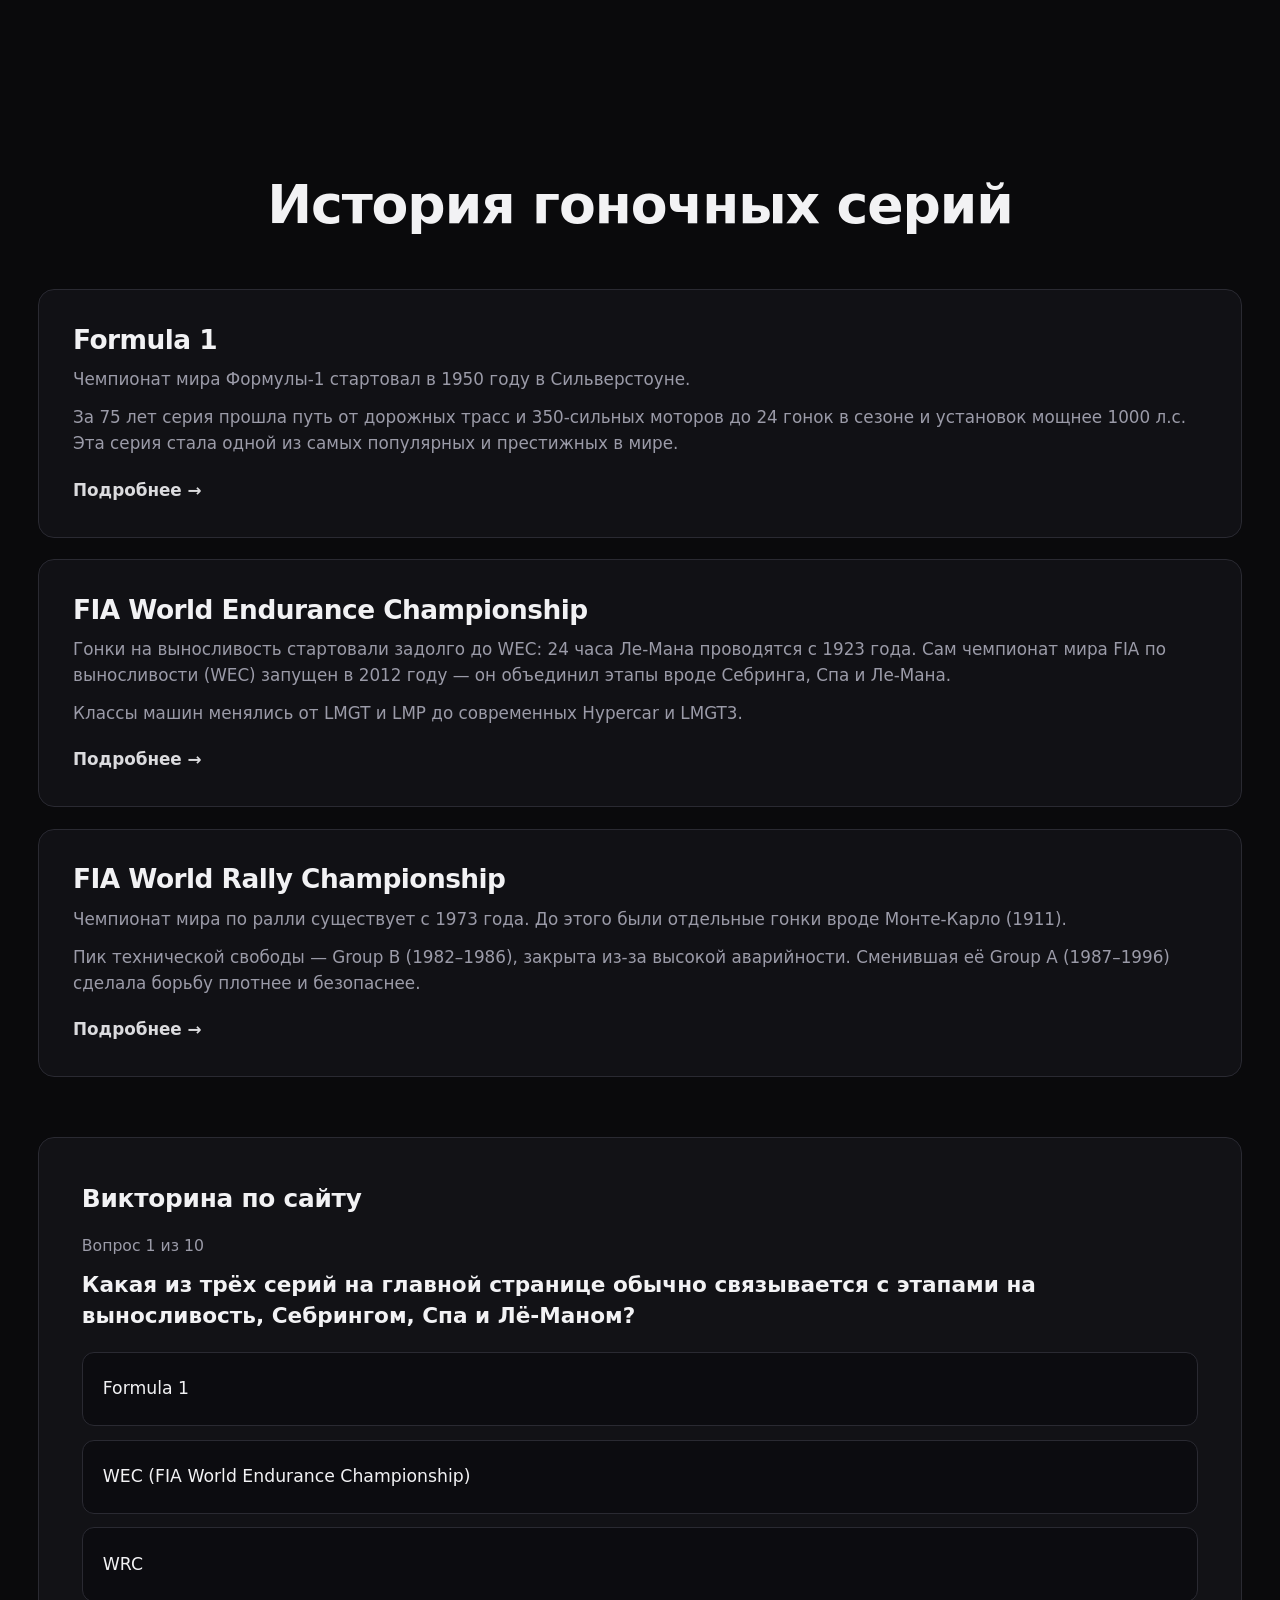
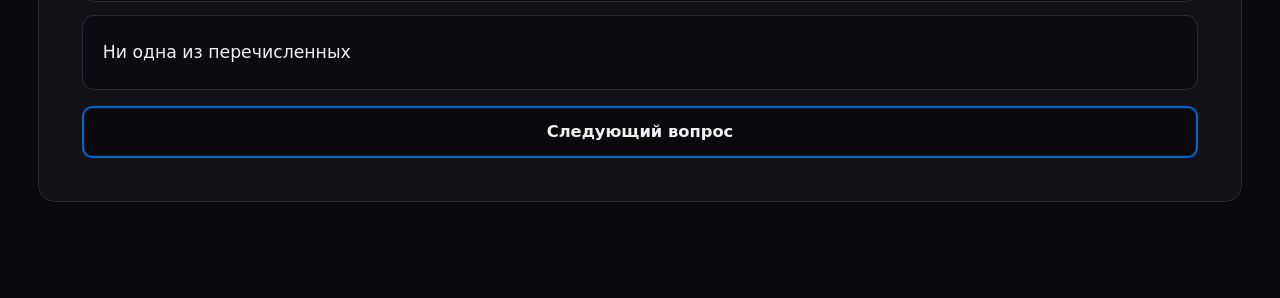
<file: index.html>
<!DOCTYPE html>
<html lang="ru">
  <head>
    <meta charset="utf-8" />
    <meta name="viewport" content="width=device-width, initial-scale=1" />
    <title>История гоночных серий</title>
    <link rel="stylesheet" href="css/styles.css" />
  </head>
  <body>
    <div class="home-hero">
      <div class="home-video-layer" data-video-cycle aria-hidden="true">
        <video muted loop playsinline preload="metadata" class="is-active" data-video-series="f1">
          <source
            src="https://upload.wikimedia.org/wikipedia/commons/1/1e/2021_Russian_Grand_Prix_-_start_for_warm-up.webm"
            type="video/webm"
          />
        </video>
        <video muted loop playsinline preload="metadata" data-video-series="f1">
          <source
            src="https://upload.wikimedia.org/wikipedia/commons/b/ba/Red_Bull_Racing_Pit_Stop_Practice.webm"
            type="video/webm"
          />
        </video>
        <video muted loop playsinline preload="metadata" data-video-series="wec">
          <source
            src="https://upload.wikimedia.org/wikipedia/commons/7/7f/Ken_Miles_Le_Mans_1966.webm"
            type="video/webm"
          />
        </video>
        <video muted loop playsinline preload="metadata" data-video-series="wrc">
          <source
            src="https://upload.wikimedia.org/wikipedia/commons/8/82/WRC_Croatia_2022_-_day_1.webm"
            type="video/webm"
          />
        </video>
      </div>

      <main class="home-content">
        <h1>История гоночных серий</h1>

        <nav class="series-cards" aria-label="Выбор чемпионата">
          <a class="series-card f1" href="f1.html" data-bg-series="f1">
            <h2>Formula 1</h2>
            <div class="series-card-body">
              <p>Чемпионат мира Формулы-1 стартовал в 1950 году в Сильверстоуне.</p>
              <p>
                За 75 лет серия прошла путь от дорожных трасс и 350-сильных моторов до 24 гонок в
                сезоне и установок мощнее 1000 л.с. Эта серия стала одной из самых популярных и
                престижных в мире.
              </p>
            </div>
            <span class="go">Подробнее →</span>
          </a>
          <a class="series-card wec" href="wec.html" data-bg-series="wec">
            <h2>FIA World Endurance Championship</h2>
            <div class="series-card-body">
              <p>
                Гонки на выносливость стартовали задолго до WEC: 24 часа Ле-Мана проводятся с 1923
                года. Сам чемпионат мира FIA по выносливости (WEC) запущен в 2012 году — он
                объединил этапы вроде Себринга, Спа и Ле-Мана.
              </p>
              <p>
                Классы машин менялись от LMGT и LMP до современных Hypercar и LMGT3.
              </p>
            </div>
            <span class="go">Подробнее →</span>
          </a>
          <a class="series-card wrc" href="wrc.html" data-bg-series="wrc">
            <h2>FIA World Rally Championship</h2>
            <div class="series-card-body">
              <p>
                Чемпионат мира по ралли существует с 1973 года. До этого были отдельные гонки вроде
                Монте-Карло (1911).
              </p>
              <p>
                Пик технической свободы — Group B (1982–1986), закрыта из-за высокой аварийности.
                Сменившая её Group A (1987–1996) сделала борьбу плотнее и безопаснее.
              </p>
            </div>
            <span class="go">Подробнее →</span>
          </a>
        </nav>

        <section class="home-quiz" aria-labelledby="home-quiz-title" data-home-quiz>
          <h2 id="home-quiz-title">Викторина по сайту</h2>
          <p class="quiz-progress" data-quiz-progress aria-live="polite"></p>
          <p class="quiz-question" id="home-quiz-q" data-quiz-question></p>
          <div class="quiz-options" data-quiz-options role="group" aria-labelledby="home-quiz-q"></div>
          <div class="quiz-actions" data-quiz-actions>
            <button type="button" class="quiz-next" data-quiz-next hidden>Следующий вопрос</button>
          </div>
        </section>
      </main>
    </div>

    <script src="js/home-videos.js"></script>
    <script src="js/home-quiz.js"></script>
  </body>
</html>
</file>
<file: css/styles.css>
:root {
  --bg: #0a0a0c;
  --surface: #141419;
  --border: #2a2a32;
  --text: #f2f2f4;
  --muted: #9b9ba8;
  --accent: #e10600;
  --accent-dim: #a00800;
  --wec-gold: #c9a227;
  --wrc-blue: #0066cc;
  --radius: 16px;
  --font: system-ui, -apple-system, "Segoe UI", Roboto, sans-serif;
}

*,
*::before,
*::after {
  box-sizing: border-box;
}

html {
  scroll-behavior: smooth;
}

body {
  margin: 0;
  min-height: 100vh;
  font-family: var(--font);
  background: var(--bg);
  color: var(--text);
  line-height: 1.5;
}

a {
  color: inherit;
  text-decoration: none;
}

.home-hero {
  position: relative;
  min-height: 100vh;
  display: flex;
  flex-direction: column;
  align-items: center;
  justify-content: flex-start;
  overflow: hidden;
  padding-top: clamp(3.25rem, 14vh, 7.5rem);
  padding-bottom: clamp(3rem, 8vw, 5rem);
}

.home-video-layer {
  position: absolute;
  inset: 0;
  z-index: 0;
}

.home-video-layer video {
  position: absolute;
  inset: 0;
  width: 100%;
  height: 100%;
  object-fit: cover;
  opacity: 0;
  transition: opacity 1.2s ease;
  pointer-events: none;
}

.home-video-layer video.is-active {
  opacity: 1;
}

.home-hero::after {
  content: "";
  position: absolute;
  inset: 0;
  z-index: 1;
  background: linear-gradient(
    180deg,
    rgba(10, 10, 12, 0.55) 0%,
    rgba(10, 10, 12, 0.85) 55%,
    var(--bg) 100%
  );
  pointer-events: none;
}

.home-content {
  position: relative;
  z-index: 2;
  width: min(1320px, 94vw);
  padding: 0 0 1rem;
  margin-top: clamp(0.75rem, 5vh, 3rem);
  text-align: center;
}

.home-content h1 {
  margin: 0 0 clamp(1.75rem, 4.5vw, 2.75rem);
  font-size: clamp(2.25rem, 5.5vw, 3.35rem);
  font-weight: 700;
  letter-spacing: -0.02em;
}

.series-cards {
  display: grid;
  grid-template-columns: 1fr;
  gap: clamp(1rem, 2.2vw, 1.35rem);
  margin-top: clamp(0.5rem, 2vh, 1.25rem);
}

.series-card {
  display: flex;
  flex-direction: column;
  align-items: stretch;
  text-align: left;
  min-height: 0;
  padding: clamp(1.5rem, 3vw, 2.1rem);
  background: rgba(20, 20, 25, 0.78);
  border: 1px solid var(--border);
  border-radius: var(--radius);
  backdrop-filter: blur(12px);
  transition: transform 0.2s ease, border-color 0.2s ease, box-shadow 0.2s ease;
}

.series-card:hover {
  transform: translateY(5px) scale(1.005);
  border-color: var(--muted);
  box-shadow: 0 22px 48px rgba(0, 0, 0, 0.55);
}

.series-card.f1:hover {
  border-color: var(--accent);
}

.series-card.wec:hover {
  border-color: var(--wec-gold);
}

.series-card.wrc:hover {
  border-color: var(--wrc-blue);
}

.series-card h2 {
  margin: 0 0 0.65rem;
  font-size: clamp(1.2rem, 2.2vw, 1.65rem);
  font-weight: 700;
  line-height: 1.2;
  letter-spacing: -0.02em;
}

.series-card-body {
  flex-grow: 1;
  display: flex;
  flex-direction: column;
  gap: 0.75rem;
}

.series-card-body p {
  margin: 0;
  color: var(--muted);
  font-size: clamp(0.92rem, 1.65vw, 1.05rem);
  line-height: 1.55;
}

.series-card .go {
  margin-top: 1.35rem;
  font-size: clamp(0.95rem, 1.8vw, 1.05rem);
  font-weight: 600;
  color: var(--text);
  opacity: 0.9;
}

.home-quiz {
  margin-top: clamp(2.5rem, 6vw, 3.75rem);
  padding: clamp(1.85rem, 4vw, 2.65rem);
  border-radius: var(--radius);
  background: rgba(20, 20, 25, 0.88);
  border: 1px solid var(--border);
  backdrop-filter: blur(14px);
  text-align: left;
}

.home-quiz h2 {
  margin: 0 0 0.35rem;
  font-size: clamp(1.25rem, 2.8vw, 1.55rem);
  font-weight: 700;
  letter-spacing: -0.01em;
}

.home-quiz .quiz-lead {
  margin: 0 0 clamp(1rem, 2.5vw, 1.25rem);
  color: var(--muted);
  font-size: clamp(0.92rem, 1.75vw, 1rem);
}

.quiz-progress {
  margin: clamp(0.65rem, 1.5vw, 1rem) 0 0.75rem;
  font-size: clamp(0.88rem, 1.6vw, 0.98rem);
  color: var(--muted);
  font-weight: 500;
}

.quiz-actions {
  margin-top: 1rem;
  display: flex;
  flex-direction: column;
  gap: 0.75rem;
}

.quiz-actions .quiz-next {
  width: 100%;
}

.quiz-next {
  display: inline-flex;
  align-items: center;
  justify-content: center;
  padding: 0.75rem 1.35rem;
  font: inherit;
  font-size: clamp(0.95rem, 1.8vw, 1.02rem);
  font-weight: 600;
  cursor: pointer;
  color: var(--text);
  background: #0a0a0c;
  border: 2px solid var(--wrc-blue);
  border-radius: calc(var(--radius) - 6px);
  box-shadow: inset 0 0 0 1px rgba(0, 102, 204, 0.12);
  transition: background 0.2s, border-color 0.2s, color 0.2s, transform 0.15s;
}

.quiz-next:hover:not(:disabled) {
  background: #12121a;
  border-color: #3388ee;
  transform: translateY(2px);
}

.quiz-next:focus-visible {
  outline: 2px solid var(--wrc-blue);
  outline-offset: 3px;
}

.quiz-question {
  margin: 0 0 1.25rem;
  font-size: clamp(1.08rem, 2.25vw, 1.35rem);
  font-weight: 600;
  line-height: 1.45;
}

.quiz-options {
  display: grid;
  gap: clamp(0.65rem, 1.5vw, 0.85rem);
  grid-template-columns: 1fr;
}

.quiz-option {
  display: block;
  width: 100%;
  padding: clamp(1.1rem, 3vw, 1.45rem) 1.25rem;
  font: inherit;
  font-size: clamp(1rem, 2vw, 1.08rem);
  text-align: left;
  cursor: pointer;
  color: var(--text);
  background: rgba(10, 10, 14, 0.65);
  border: 1px solid var(--border);
  border-radius: calc(var(--radius) - 4px);
  transition: border-color 0.2s, background 0.2s, transform 0.15s;
}

.quiz-option:hover:not(:disabled) {
  border-color: var(--muted);
  background: rgba(18, 18, 26, 0.9);
  transform: translateY(2px);
}

.quiz-option:focus-visible {
  outline: 2px solid var(--accent);
  outline-offset: 3px;
}

.quiz-option:disabled:not(.is-correct):not(.is-wrong),
.quiz-option.is-locked {
  cursor: default;
}

.quiz-option.is-wrong {
  border-color: #8b3d3d;
  background: rgba(80, 28, 28, 0.35);
  color: #e8bdbd;
}

.quiz-option.is-correct {
  border-color: #2f8f5b;
  background: rgba(28, 64, 48, 0.45);
  color: #c8efd9;
}

.quiz-option.is-locked:not(.is-correct):not(.is-wrong) {
  opacity: 0.42;
}

.quiz-option.is-locked.is-wrong {
  opacity: 0.88;
}

.page-header {
  position: sticky;
  top: 0;
  z-index: 50;
  background: rgba(10, 10, 12, 0.92);
  border-bottom: 1px solid var(--border);
  backdrop-filter: blur(10px);
}

.page-header-inner {
  max-width: 960px;
  margin: 0 auto;
  padding: 0.85rem 1.25rem;
  display: flex;
  align-items: center;
  justify-content: space-between;
  gap: 1rem;
}

.brand {
  font-weight: 600;
  font-size: 0.95rem;
  letter-spacing: 0.02em;
}

.back-link {
  font-size: 0.875rem;
  color: var(--muted);
}

.back-link:hover {
  color: var(--text);
}

.series-hero-video {
  position: relative;
  width: 100%;
  min-height: min(48vh, 420px);
  max-height: min(48vh, 420px);
  background: #000;
  overflow: hidden;
}

.series-hero-video > video {
  width: 100%;
  height: min(48vh, 420px);
  object-fit: cover;
  display: block;
}

.series-hero-video [data-video-cycle] {
  position: absolute;
  inset: 0;
}

.series-hero-video [data-video-cycle] video {
  position: absolute;
  inset: 0;
  width: 100%;
  height: 100%;
  object-fit: cover;
  opacity: 0;
  transition: opacity 1.2s ease;
  pointer-events: none;
}

.series-hero-video [data-video-cycle] video.is-active {
  opacity: 1;
}

.series-hero-video::after {
  content: "";
  position: absolute;
  inset: 0;
  pointer-events: none;
  background: linear-gradient(180deg, transparent 60%, var(--bg) 100%);
}

.series-intro {
  max-width: 720px;
  margin: -2rem auto 0;
  position: relative;
  z-index: 2;
  padding: 0 1.25rem 2rem;
}

.series-intro h1 {
  margin: 0 0 0.75rem;
  font-size: clamp(1.75rem, 4vw, 2.35rem);
}

.series-intro p {
  margin: 0;
  color: var(--muted);
}

.series-body {
  max-width: 960px;
  margin: 0 auto;
  padding: 1rem 1.25rem 4rem;
}

.section-label {
  font-size: 0.75rem;
  text-transform: uppercase;
  letter-spacing: 0.12em;
  color: var(--muted);
  margin-bottom: 1rem;
}

.timeline-wrap {
  margin-top: 0.5rem;
}

.timeline-rail {
  overflow-x: auto;
  -webkit-overflow-scrolling: touch;
}

.timeline-track {
  position: relative;
  width: max-content;
  min-width: 100%;
  padding: 1.25rem 0 2rem;
  box-sizing: border-box;
}

.timeline-line {
  position: absolute;
  left: 2rem;
  right: 2rem;
  top: 50%;
  height: 2px;
  background: var(--border);
  transform: translateY(-50%);
  pointer-events: none;
}

.timeline-dots {
  position: relative;
  display: flex;
  align-items: center;
  gap: clamp(2rem, 8vw, 4rem);
  padding: 0 2rem;
  min-width: min-content;
}

.timeline-dot {
  position: relative;
  z-index: 1;
  flex-shrink: 0;
  width: auto;
  min-width: 44px;
  height: 44px;
  padding: 0 0.45rem;
  border-radius: 999px;
  border: 2px solid var(--border);
  background: var(--surface);
  color: var(--muted);
  font-size: 0.65rem;
  font-weight: 600;
  cursor: pointer;
  transition: border-color 0.2s, color 0.2s, transform 0.2s, box-shadow 0.2s;
}

.timeline-dot:hover {
  border-color: var(--text);
  color: var(--text);
  transform: scale(1.06);
}

.timeline-dot[aria-current="true"] {
  border-color: var(--accent);
  color: var(--text);
  box-shadow: 0 0 0 4px rgba(225, 6, 0, 0.2);
}

.page-f1 .timeline-dot[aria-current="true"] {
  border-color: var(--accent);
  box-shadow: 0 0 0 4px rgba(225, 6, 0, 0.2);
}

.page-wec .timeline-dot[aria-current="true"] {
  border-color: var(--wec-gold);
  box-shadow: 0 0 0 4px rgba(201, 162, 39, 0.25);
}

.page-wrc .timeline-dot[aria-current="true"] {
  border-color: var(--wrc-blue);
  box-shadow: 0 0 0 4px rgba(0, 102, 204, 0.25);
}

.page-f1 .wrc-carousel-btn:hover {
  border-color: var(--accent);
  color: var(--accent);
}

.page-f1 .wrc-carousel-btn:focus-visible {
  outline-color: var(--accent);
}

.wrc-teams {
  border-top: 1px solid var(--border);
  padding: 0 0 3.5rem;
}

.wrc-teams-inner {
  max-width: 960px;
  margin: 0 auto;
  padding: 2.25rem 1.25rem 0;
}

.wrc-teams h2 {
  margin: 0 0 1.25rem;
  font-size: clamp(1.35rem, 3vw, 1.65rem);
}

.wrc-carousel {
  display: flex;
  align-items: stretch;
  gap: 0.75rem;
}

.wrc-carousel-btn {
  flex: 0 0 auto;
  align-self: center;
  width: 44px;
  height: 44px;
  border-radius: var(--radius);
  border: 1px solid var(--border);
  background: var(--surface);
  color: var(--text);
  font-size: 1.1rem;
  line-height: 1;
  cursor: pointer;
  transition: border-color 0.2s, background 0.2s, color 0.2s;
}

.wrc-carousel-btn:hover {
  border-color: var(--wrc-blue);
  color: var(--wrc-blue);
}

.wrc-carousel-btn:focus-visible {
  outline: 2px solid var(--wrc-blue);
  outline-offset: 2px;
}

.wrc-carousel-viewport {
  flex: 1 1 auto;
  min-width: 0;
  overflow: hidden;
  border-radius: var(--radius);
  border: 1px solid var(--border);
  background: var(--surface);
}

.wrc-carousel-track {
  display: flex;
  transition: transform 0.35s ease;
}

.wrc-team-slide {
  flex: 0 0 100%;
  width: 100%;
  box-sizing: border-box;
  padding: 1.35rem 1.25rem 1.5rem;
  display: flex;
  flex-direction: column;
  gap: 1rem;
}

.wrc-team-head {
  display: flex;
  flex-wrap: wrap;
  align-items: center;
  gap: 0.85rem 1.25rem;
}

.wrc-team-logo {
  height: 3rem;
  width: auto;
  max-width: min(200px, 55vw);
  object-fit: contain;
  object-position: left center;
}

.wrc-team-name {
  margin: 0;
  font-size: 1.15rem;
  flex: 1 1 12rem;
  min-width: 0;
}

.wrc-team-about p {
  margin: 0 0 0.55rem;
  font-size: 0.92rem;
  line-height: 1.5;
  color: var(--muted);
}

.wrc-team-about p:last-child {
  margin-bottom: 0;
}

.wrc-team-block {
  margin: 0;
}

.wrc-team-label {
  margin: 0 0 0.35rem;
  font-size: 0.72rem;
  font-weight: 600;
  text-transform: uppercase;
  letter-spacing: 0.1em;
  color: var(--muted);
}

.wrc-team-pilots {
  margin: 0;
  font-size: 0.95rem;
  line-height: 1.55;
  color: var(--text);
}

.wrc-team-titles {
  margin: 0;
  font-size: 0.95rem;
  line-height: 1.45;
  color: var(--text);
}

@media (max-width: 520px) {
  .wrc-carousel {
    flex-wrap: wrap;
    justify-content: center;
  }

  .wrc-carousel-viewport {
    flex: 1 1 100%;
    order: -1;
    width: 100%;
  }

  .wrc-carousel-btn {
    order: 1;
  }
}

.timeline-panel {
  background: var(--surface);
  border: 1px solid var(--border);
  border-radius: var(--radius);
  padding: 1.5rem 1.35rem;
  min-height: 140px;
  animation: panelIn 0.35s ease;
}

@keyframes panelIn {
  from {
    opacity: 0;
    transform: translateY(8px);
  }
  to {
    opacity: 1;
    transform: translateY(0);
  }
}

.timeline-panel h3 {
  margin: 0 0 0.5rem;
  font-size: 1.15rem;
}

.timeline-panel p {
  margin: 0;
  color: var(--muted);
  font-size: 0.95rem;
}

.timeline-panel p + p {
  margin-top: 0.75rem;
}

.visually-hidden {
  position: absolute;
  width: 1px;
  height: 1px;
  padding: 0;
  margin: -1px;
  overflow: hidden;
  clip: rect(0, 0, 0, 0);
  white-space: nowrap;
  border: 0;
}

.f1-compare {
  padding: 0 0 4rem;
  border-top: 1px solid var(--border);
}

.f1-compare-inner {
  max-width: 960px;
  margin: 0 auto;
  padding: 2.5rem 1.25rem 0;
}

.f1-compare h2 {
  margin: 0 0 0.75rem;
  font-size: clamp(1.35rem, 3vw, 1.65rem);
}

.f1-compare-lead {
  margin: 0 0 1.5rem;
  color: var(--muted);
  font-size: 0.95rem;
  max-width: 52rem;
}

.f1-compare-controls {
  display: flex;
  flex-wrap: wrap;
  align-items: center;
  gap: 0.75rem 1rem;
  margin-bottom: 1.25rem;
}

.f1-compare-label {
  font-size: 0.9rem;
  color: var(--muted);
}

.f1-compare-select {
  min-width: min(100%, 22rem);
  padding: 0.55rem 0.85rem;
  font: inherit;
  font-size: 0.95rem;
  color: var(--text);
  background: var(--surface);
  border: 1px solid var(--border);
  border-radius: var(--radius);
  cursor: pointer;
}

.f1-compare-select:focus {
  outline: 2px solid var(--accent);
  outline-offset: 2px;
}

.f1-compare-table-wrap {
  overflow-x: auto;
  -webkit-overflow-scrolling: touch;
  border-radius: var(--radius);
  border: 1px solid var(--border);
  background: var(--surface);
}

.f1-compare-table {
  width: 100%;
  min-width: 520px;
  border-collapse: collapse;
  font-size: 0.9rem;
}

.f1-compare-table th,
.f1-compare-table td {
  padding: 0.65rem 0.85rem;
  text-align: left;
  vertical-align: top;
  border-bottom: 1px solid var(--border);
}

.f1-compare-table thead th {
  background: rgba(225, 6, 0, 0.08);
  color: var(--text);
  font-weight: 600;
  border-bottom-color: var(--border);
}

.f1-compare-table tbody th {
  font-weight: 500;
  color: var(--muted);
  width: 26%;
  min-width: 8.5rem;
}

.f1-compare-table tbody td {
  color: var(--text);
  line-height: 1.45;
}

.f1-compare-table tbody tr:last-child th,
.f1-compare-table tbody tr:last-child td {
  border-bottom: none;
}

.f1-compare-table tbody tr:nth-child(even) td,
.f1-compare-table tbody tr:nth-child(even) th {
  background: rgba(255, 255, 255, 0.02);
}

.compare-picker-row th,
.compare-picker-row td {
  background: rgba(225, 6, 0, 0.22);
  text-align: center;
}

.page-wec .compare-picker-row th,
.page-wec .compare-picker-row td {
  background: rgba(201, 162, 39, 0.25);
}

.page-wrc .compare-picker-row th,
.page-wrc .compare-picker-row td {
  background: rgba(0, 102, 204, 0.25);
}

.compare-parameter-header {
  text-align: center;
}

.compare-parameter-input {
  display: block;
  width: min(100%, 12rem);
  margin: 0 auto;
  height: 2.25rem;
  padding: 0.45rem 0.65rem;
  border: none;
  border-radius: calc(var(--radius) - 8px);
  background: transparent;
  color: var(--text);
  text-align: center;
  font: inherit;
  font-weight: 600;
}

.compare-picker {
  width: 100%;
}

.compare-picker-select {
  display: block;
  width: min(100%, 12rem);
  min-width: 12rem;
  max-width: 12rem;
  height: 2.25rem;
  margin: 0 auto;
  text-align: center;
  text-align-last: center;
}

.page-wec .f1-compare-table thead th {
  background: rgba(201, 162, 39, 0.12);
}

.page-wec .f1-compare-select:focus {
  outline-color: var(--wec-gold);
}

.page-wec .wrc-carousel-btn:focus-visible {
  outline-color: var(--wec-gold);
}
</file>
